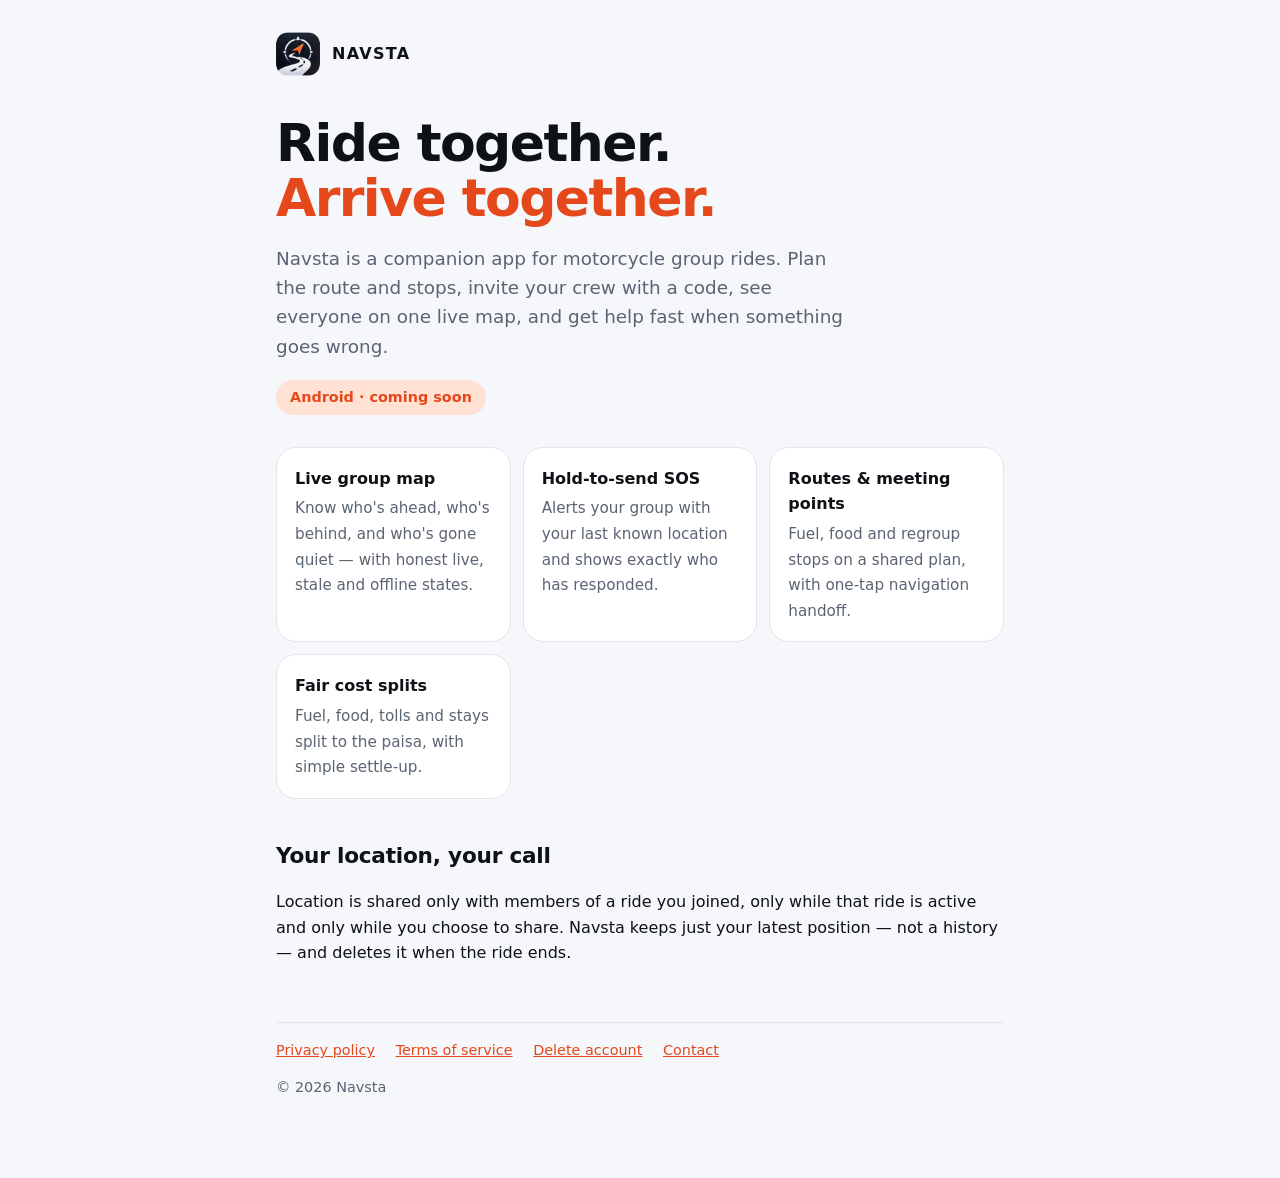
<file: index.html>
<!doctype html>
<html lang="en">
<head>
  <meta charset="utf-8">
  <meta name="viewport" content="width=device-width, initial-scale=1">
  <title>Navsta — group motorcycle rides</title>
  <meta name="description" content="Plan group rides, see every rider on one live map, get help fast with SOS, and split costs fairly.">
  <link rel="icon" href="navsta_logo.png">
  <link rel="stylesheet" href="style.css">
</head>
<body>
  <div class="wrap">
    <header class="brand">
      <img src="navsta_logo.png" alt="">
      <a href="./">NAVSTA</a>
    </header>

    <h1>Ride together.<br><em>Arrive together.</em></h1>
    <p class="lead">Navsta is a companion app for motorcycle group rides. Plan the route and stops, invite your crew with a code, see everyone on one live map, and get help fast when something goes wrong.</p>
    <p><span class="pill">Android · coming soon</span></p>

    <div class="grid">
      <div class="card"><strong>Live group map</strong><span>Know who's ahead, who's behind, and who's gone quiet — with honest live, stale and offline states.</span></div>
      <div class="card"><strong>Hold-to-send SOS</strong><span>Alerts your group with your last known location and shows exactly who has responded.</span></div>
      <div class="card"><strong>Routes &amp; meeting points</strong><span>Fuel, food and regroup stops on a shared plan, with one-tap navigation handoff.</span></div>
      <div class="card"><strong>Fair cost splits</strong><span>Fuel, food, tolls and stays split to the paisa, with simple settle-up.</span></div>
    </div>

    <h2>Your location, your call</h2>
    <p>Location is shared only with members of a ride you joined, only while that ride is active and only while you choose to share. Navsta keeps just your latest position — not a history — and deletes it when the ride ends.</p>

    <footer>
      <a href="privacy.html">Privacy policy</a>
      <a href="terms.html">Terms of service</a>
      <a href="delete-account.html">Delete account</a>
      <a href="mailto:sidrcx@gmail.com">Contact</a>
      <p>© 2026 Navsta</p>
    </footer>
  </div>
</body>
</html>
</file>
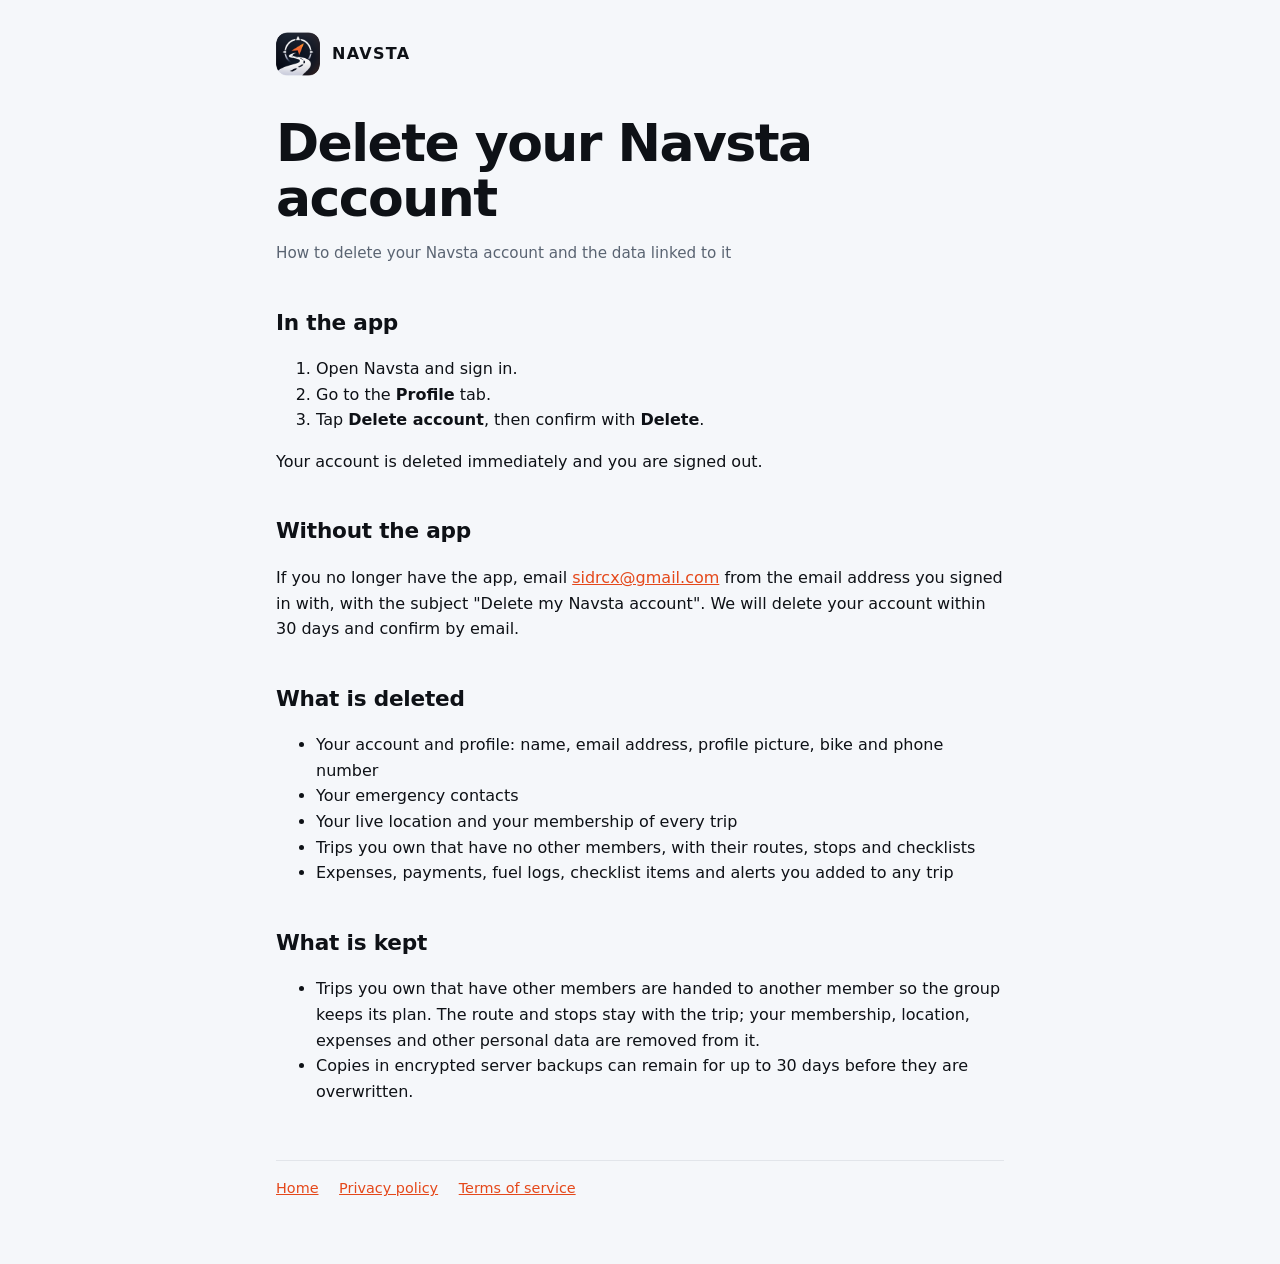
<file: delete-account.html>
<!doctype html>
<html lang="en">
<head>
  <meta charset="utf-8">
  <meta name="viewport" content="width=device-width, initial-scale=1">
  <title>Delete your Navsta account</title>
  <link rel="icon" href="navsta_logo.png">
  <link rel="stylesheet" href="style.css">
</head>
<body>
  <div class="wrap doc">
    <header class="brand">
      <img src="navsta_logo.png" alt="">
      <a href="./">NAVSTA</a>
    </header>

    <h1>Delete your Navsta account</h1>
    <p class="meta">How to delete your Navsta account and the data linked to it</p>

    <h2>In the app</h2>
    <ol>
      <li>Open Navsta and sign in.</li>
      <li>Go to the <strong>Profile</strong> tab.</li>
      <li>Tap <strong>Delete account</strong>, then confirm with <strong>Delete</strong>.</li>
    </ol>
    <p>Your account is deleted immediately and you are signed out.</p>

    <h2>Without the app</h2>
    <p>If you no longer have the app, email <a href="mailto:sidrcx@gmail.com?subject=Delete%20my%20Navsta%20account">sidrcx@gmail.com</a> from the email address you signed in with, with the subject "Delete my Navsta account". We will delete your account within 30 days and confirm by email.</p>

    <h2>What is deleted</h2>
    <ul>
      <li>Your account and profile: name, email address, profile picture, bike and phone number</li>
      <li>Your emergency contacts</li>
      <li>Your live location and your membership of every trip</li>
      <li>Trips you own that have no other members, with their routes, stops and checklists</li>
      <li>Expenses, payments, fuel logs, checklist items and alerts you added to any trip</li>
    </ul>

    <h2>What is kept</h2>
    <ul>
      <li>Trips you own that have other members are handed to another member so the group keeps its plan. The route and stops stay with the trip; your membership, location, expenses and other personal data are removed from it.</li>
      <li>Copies in encrypted server backups can remain for up to 30 days before they are overwritten.</li>
    </ul>

    <footer>
      <a href="./">Home</a>
      <a href="privacy.html">Privacy policy</a>
      <a href="terms.html">Terms of service</a>
    </footer>
  </div>
</body>
</html>
</file>
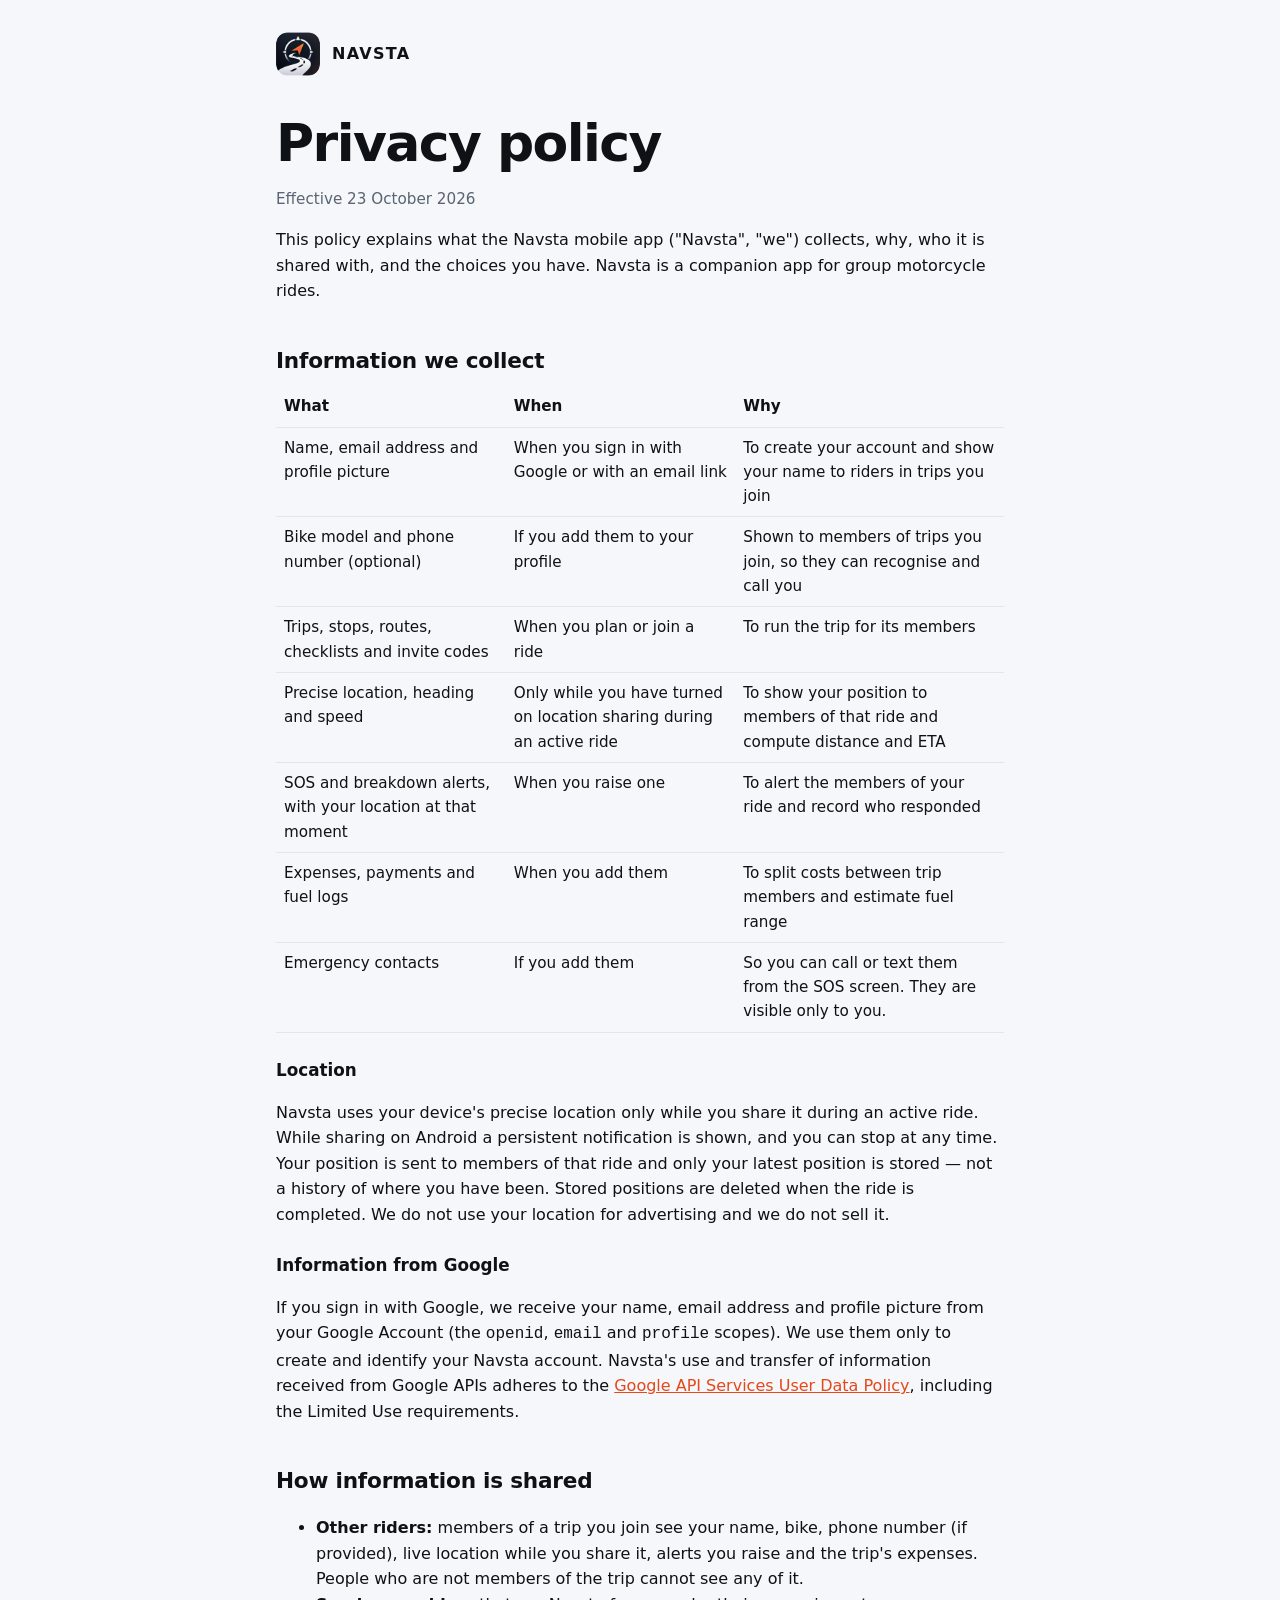
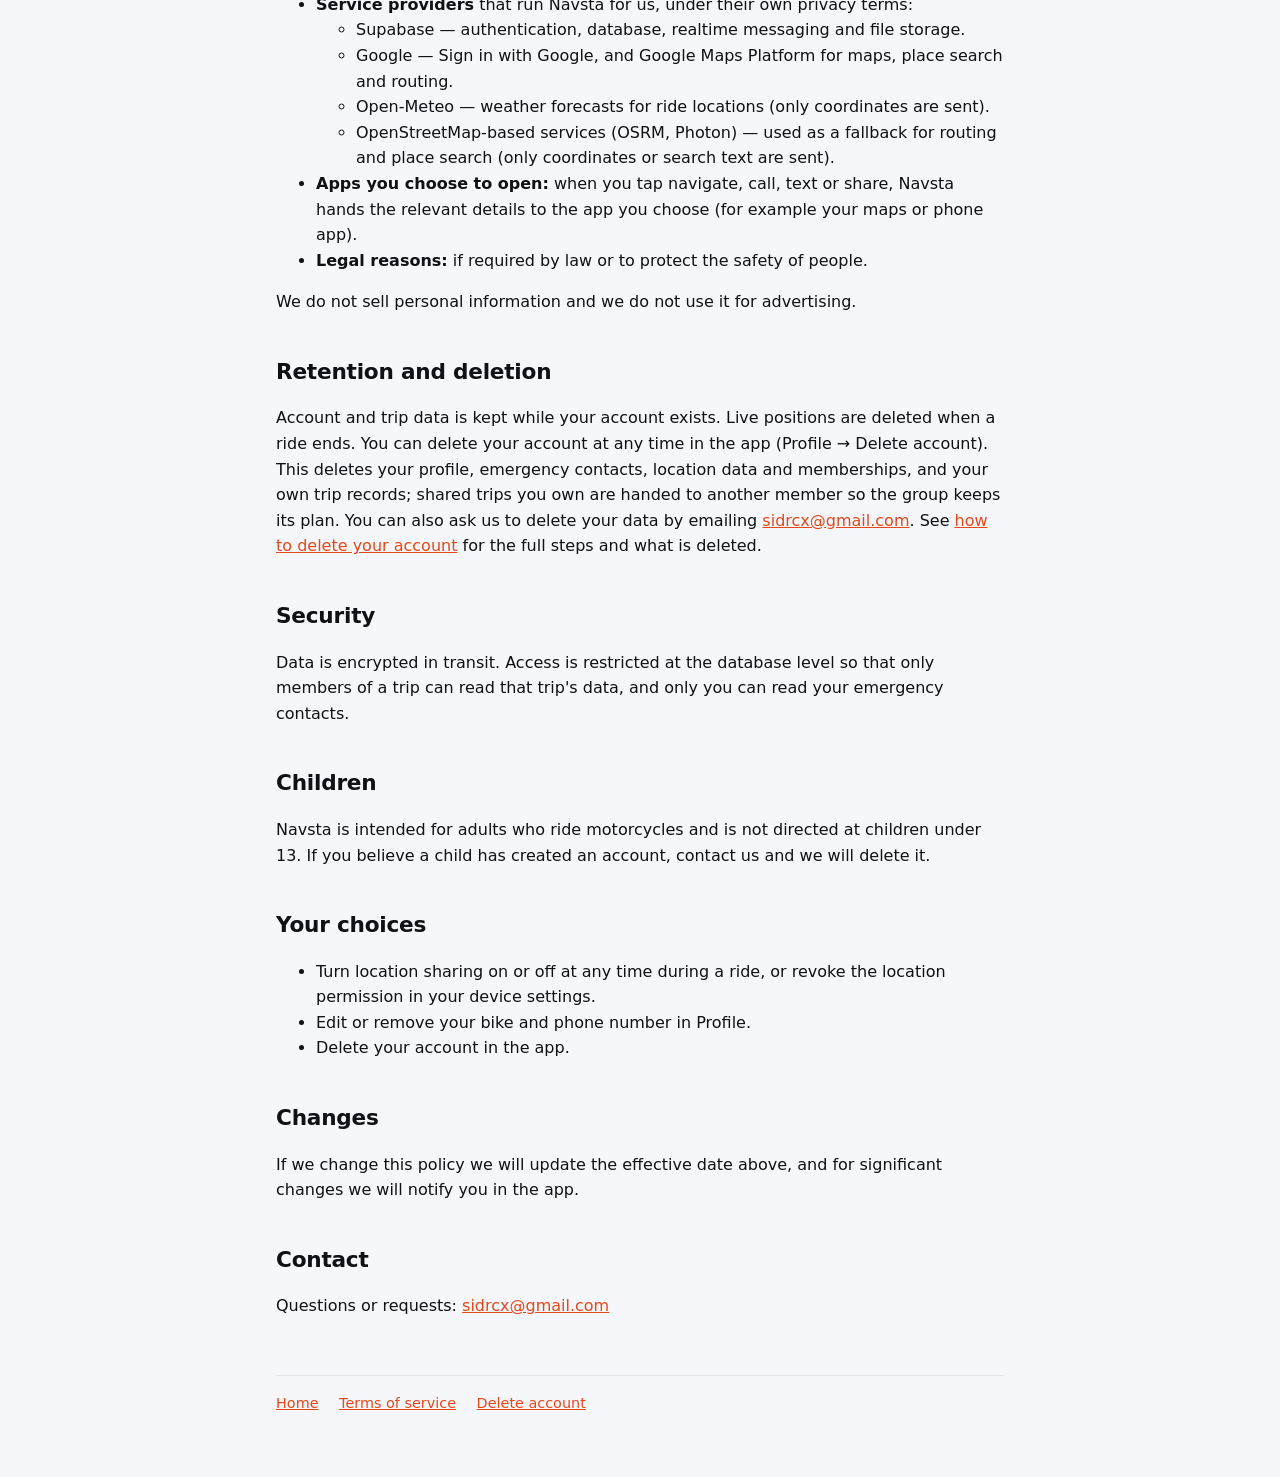
<file: privacy.html>
<!doctype html>
<html lang="en">
<head>
  <meta charset="utf-8">
  <meta name="viewport" content="width=device-width, initial-scale=1">
  <title>Navsta Privacy Policy</title>
  <link rel="icon" href="navsta_logo.png">
  <link rel="stylesheet" href="style.css">
</head>
<body>
  <div class="wrap doc">
    <header class="brand">
      <img src="navsta_logo.png" alt="">
      <a href="./">NAVSTA</a>
    </header>

    <h1>Privacy policy</h1>
    <p class="meta">Effective 23 October 2026</p>

    <p>This policy explains what the Navsta mobile app ("Navsta", "we") collects, why, who it is shared with, and the choices you have. Navsta is a companion app for group motorcycle rides.</p>

    <h2>Information we collect</h2>
    <table>
      <tr><th>What</th><th>When</th><th>Why</th></tr>
      <tr><td>Name, email address and profile picture</td><td>When you sign in with Google or with an email link</td><td>To create your account and show your name to riders in trips you join</td></tr>
      <tr><td>Bike model and phone number (optional)</td><td>If you add them to your profile</td><td>Shown to members of trips you join, so they can recognise and call you</td></tr>
      <tr><td>Trips, stops, routes, checklists and invite codes</td><td>When you plan or join a ride</td><td>To run the trip for its members</td></tr>
      <tr><td>Precise location, heading and speed</td><td>Only while you have turned on location sharing during an active ride</td><td>To show your position to members of that ride and compute distance and ETA</td></tr>
      <tr><td>SOS and breakdown alerts, with your location at that moment</td><td>When you raise one</td><td>To alert the members of your ride and record who responded</td></tr>
      <tr><td>Expenses, payments and fuel logs</td><td>When you add them</td><td>To split costs between trip members and estimate fuel range</td></tr>
      <tr><td>Emergency contacts</td><td>If you add them</td><td>So you can call or text them from the SOS screen. They are visible only to you.</td></tr>
    </table>

    <h3>Location</h3>
    <p>Navsta uses your device's precise location only while you share it during an active ride. While sharing on Android a persistent notification is shown, and you can stop at any time. Your position is sent to members of that ride and only your latest position is stored — not a history of where you have been. Stored positions are deleted when the ride is completed. We do not use your location for advertising and we do not sell it.</p>

    <h3>Information from Google</h3>
    <p>If you sign in with Google, we receive your name, email address and profile picture from your Google Account (the <code>openid</code>, <code>email</code> and <code>profile</code> scopes). We use them only to create and identify your Navsta account. Navsta's use and transfer of information received from Google APIs adheres to the <a href="https://developers.google.com/terms/api-services-user-data-policy">Google API Services User Data Policy</a>, including the Limited Use requirements.</p>

    <h2>How information is shared</h2>
    <ul>
      <li><strong>Other riders:</strong> members of a trip you join see your name, bike, phone number (if provided), live location while you share it, alerts you raise and the trip's expenses. People who are not members of the trip cannot see any of it.</li>
      <li><strong>Service providers</strong> that run Navsta for us, under their own privacy terms:
        <ul>
          <li>Supabase — authentication, database, realtime messaging and file storage.</li>
          <li>Google — Sign in with Google, and Google Maps Platform for maps, place search and routing.</li>
          <li>Open-Meteo — weather forecasts for ride locations (only coordinates are sent).</li>
          <li>OpenStreetMap-based services (OSRM, Photon) — used as a fallback for routing and place search (only coordinates or search text are sent).</li>
        </ul>
      </li>
      <li><strong>Apps you choose to open:</strong> when you tap navigate, call, text or share, Navsta hands the relevant details to the app you choose (for example your maps or phone app).</li>
      <li><strong>Legal reasons:</strong> if required by law or to protect the safety of people.</li>
    </ul>
    <p>We do not sell personal information and we do not use it for advertising.</p>

    <h2>Retention and deletion</h2>
    <p>Account and trip data is kept while your account exists. Live positions are deleted when a ride ends. You can delete your account at any time in the app (Profile → Delete account). This deletes your profile, emergency contacts, location data and memberships, and your own trip records; shared trips you own are handed to another member so the group keeps its plan. You can also ask us to delete your data by emailing <a href="mailto:sidrcx@gmail.com">sidrcx@gmail.com</a>. See <a href="delete-account.html">how to delete your account</a> for the full steps and what is deleted.</p>

    <h2>Security</h2>
    <p>Data is encrypted in transit. Access is restricted at the database level so that only members of a trip can read that trip's data, and only you can read your emergency contacts.</p>

    <h2>Children</h2>
    <p>Navsta is intended for adults who ride motorcycles and is not directed at children under 13. If you believe a child has created an account, contact us and we will delete it.</p>

    <h2>Your choices</h2>
    <ul>
      <li>Turn location sharing on or off at any time during a ride, or revoke the location permission in your device settings.</li>
      <li>Edit or remove your bike and phone number in Profile.</li>
      <li>Delete your account in the app.</li>
    </ul>

    <h2>Changes</h2>
    <p>If we change this policy we will update the effective date above, and for significant changes we will notify you in the app.</p>

    <h2>Contact</h2>
    <p>Questions or requests: <a href="mailto:sidrcx@gmail.com">sidrcx@gmail.com</a></p>

    <footer>
      <a href="./">Home</a>
      <a href="terms.html">Terms of service</a>
      <a href="delete-account.html">Delete account</a>
    </footer>
  </div>
</body>
</html>
</file>
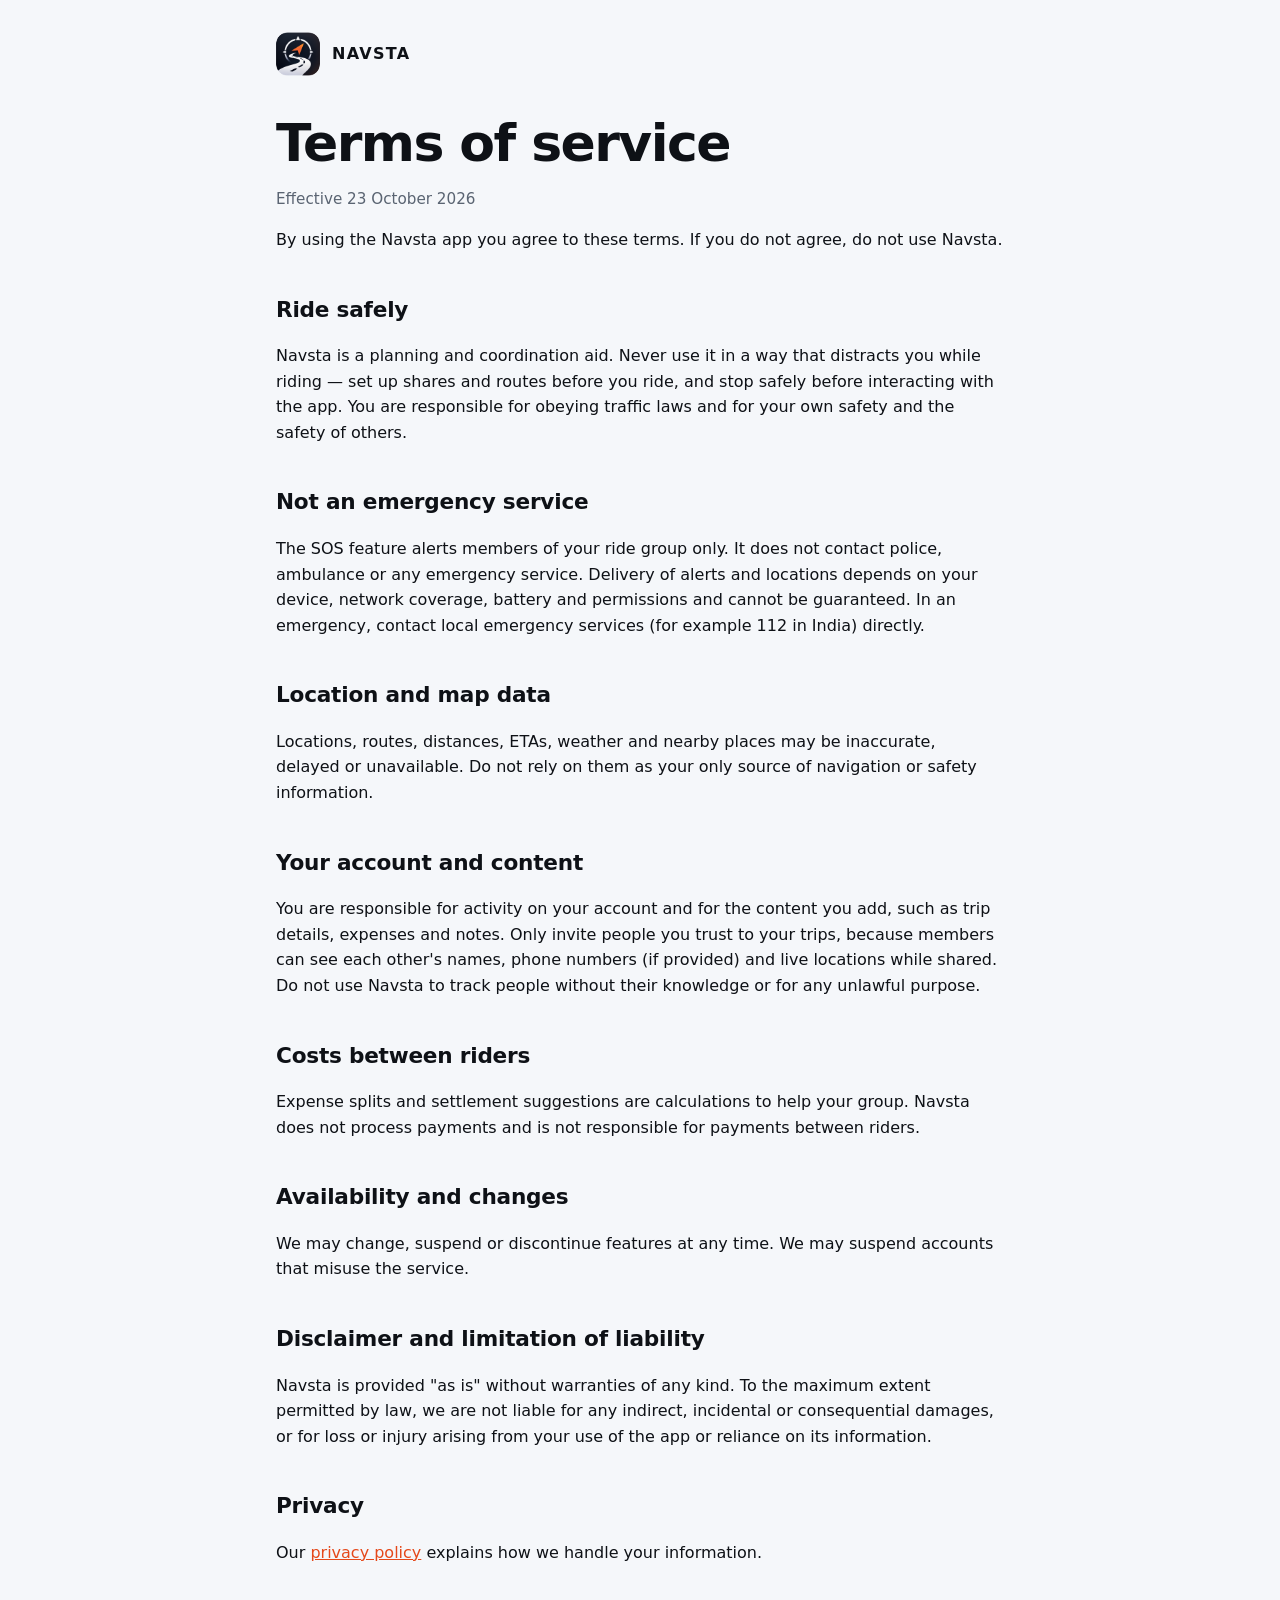
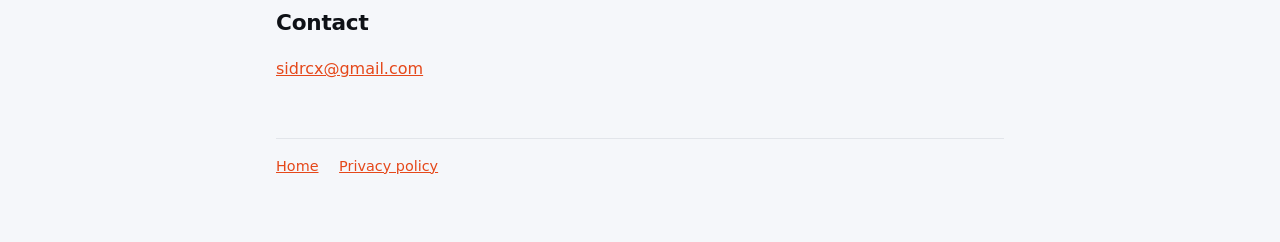
<file: terms.html>
<!doctype html>
<html lang="en">
<head>
  <meta charset="utf-8">
  <meta name="viewport" content="width=device-width, initial-scale=1">
  <title>Navsta Terms of Service</title>
  <link rel="icon" href="navsta_logo.png">
  <link rel="stylesheet" href="style.css">
</head>
<body>
  <div class="wrap doc">
    <header class="brand">
      <img src="navsta_logo.png" alt="">
      <a href="./">NAVSTA</a>
    </header>

    <h1>Terms of service</h1>
    <p class="meta">Effective 23 October 2026</p>

    <p>By using the Navsta app you agree to these terms. If you do not agree, do not use Navsta.</p>

    <h2>Ride safely</h2>
    <p>Navsta is a planning and coordination aid. Never use it in a way that distracts you while riding — set up shares and routes before you ride, and stop safely before interacting with the app. You are responsible for obeying traffic laws and for your own safety and the safety of others.</p>

    <h2>Not an emergency service</h2>
    <p>The SOS feature alerts members of your ride group only. It does not contact police, ambulance or any emergency service. Delivery of alerts and locations depends on your device, network coverage, battery and permissions and cannot be guaranteed. In an emergency, contact local emergency services (for example 112 in India) directly.</p>

    <h2>Location and map data</h2>
    <p>Locations, routes, distances, ETAs, weather and nearby places may be inaccurate, delayed or unavailable. Do not rely on them as your only source of navigation or safety information.</p>

    <h2>Your account and content</h2>
    <p>You are responsible for activity on your account and for the content you add, such as trip details, expenses and notes. Only invite people you trust to your trips, because members can see each other's names, phone numbers (if provided) and live locations while shared. Do not use Navsta to track people without their knowledge or for any unlawful purpose.</p>

    <h2>Costs between riders</h2>
    <p>Expense splits and settlement suggestions are calculations to help your group. Navsta does not process payments and is not responsible for payments between riders.</p>

    <h2>Availability and changes</h2>
    <p>We may change, suspend or discontinue features at any time. We may suspend accounts that misuse the service.</p>

    <h2>Disclaimer and limitation of liability</h2>
    <p>Navsta is provided "as is" without warranties of any kind. To the maximum extent permitted by law, we are not liable for any indirect, incidental or consequential damages, or for loss or injury arising from your use of the app or reliance on its information.</p>

    <h2>Privacy</h2>
    <p>Our <a href="privacy.html">privacy policy</a> explains how we handle your information.</p>

    <h2>Contact</h2>
    <p><a href="mailto:sidrcx@gmail.com">sidrcx@gmail.com</a></p>

    <footer>
      <a href="./">Home</a>
      <a href="privacy.html">Privacy policy</a>
    </footer>
  </div>
</body>
</html>
</file>
<file: style.css>
:root {
  --bg: #f5f7fa;
  --surface: #ffffff;
  --ink: #0e1116;
  --muted: #5a6472;
  --line: #e2e5ea;
  --accent: #e5481a;
  --accent-soft: #ffe2d4;
  color-scheme: light dark;
}

@media (prefers-color-scheme: dark) {
  :root {
    --bg: #0a0c0f;
    --surface: #151920;
    --ink: #e9edf2;
    --muted: #9aa4b2;
    --line: #242a33;
    --accent: #ff6a2b;
    --accent-soft: #3b1c0e;
  }
}

* { box-sizing: border-box; }

body {
  margin: 0;
  background: var(--bg);
  color: var(--ink);
  font: 16px/1.6 system-ui, -apple-system, "Segoe UI", Roboto, sans-serif;
}

a { color: var(--accent); }

.wrap { max-width: 760px; margin: 0 auto; padding: 32px 16px 64px; }

header.brand { display: flex; align-items: center; gap: 12px; margin-bottom: 40px; }
header.brand img { width: 44px; height: 44px; border-radius: 12px; }
header.brand a { color: var(--ink); text-decoration: none; font-weight: 900; letter-spacing: 0.08em; }

h1 { font-size: clamp(2rem, 6vw, 3.25rem); line-height: 1.05; letter-spacing: -0.03em; margin: 0 0 16px; }
h1 em { color: var(--accent); font-style: normal; }
h2 { font-size: 1.35rem; letter-spacing: -0.01em; margin: 40px 0 8px; }
h3 { font-size: 1.05rem; margin: 24px 0 4px; }
p.lead { font-size: 1.15rem; color: var(--muted); max-width: 36rem; }

.grid { display: grid; grid-template-columns: repeat(auto-fit, minmax(210px, 1fr)); gap: 12px; margin-top: 32px; }
.card { background: var(--surface); border: 1px solid var(--line); border-radius: 20px; padding: 18px; }
.card strong { display: block; margin-bottom: 4px; }
.card span { color: var(--muted); font-size: 0.95rem; }

.pill { display: inline-block; background: var(--accent-soft); color: var(--accent); border-radius: 999px; padding: 6px 14px; font-weight: 600; font-size: 0.9rem; }

.doc p, .doc li { color: var(--ink); }
.doc .meta { color: var(--muted); font-size: 0.95rem; }
.doc table { width: 100%; border-collapse: collapse; font-size: 0.95rem; }
.doc th, .doc td { text-align: left; vertical-align: top; padding: 8px; border-bottom: 1px solid var(--line); }

footer { margin-top: 56px; padding-top: 16px; border-top: 1px solid var(--line); color: var(--muted); font-size: 0.9rem; }
footer a { margin-right: 16px; }
</file>
